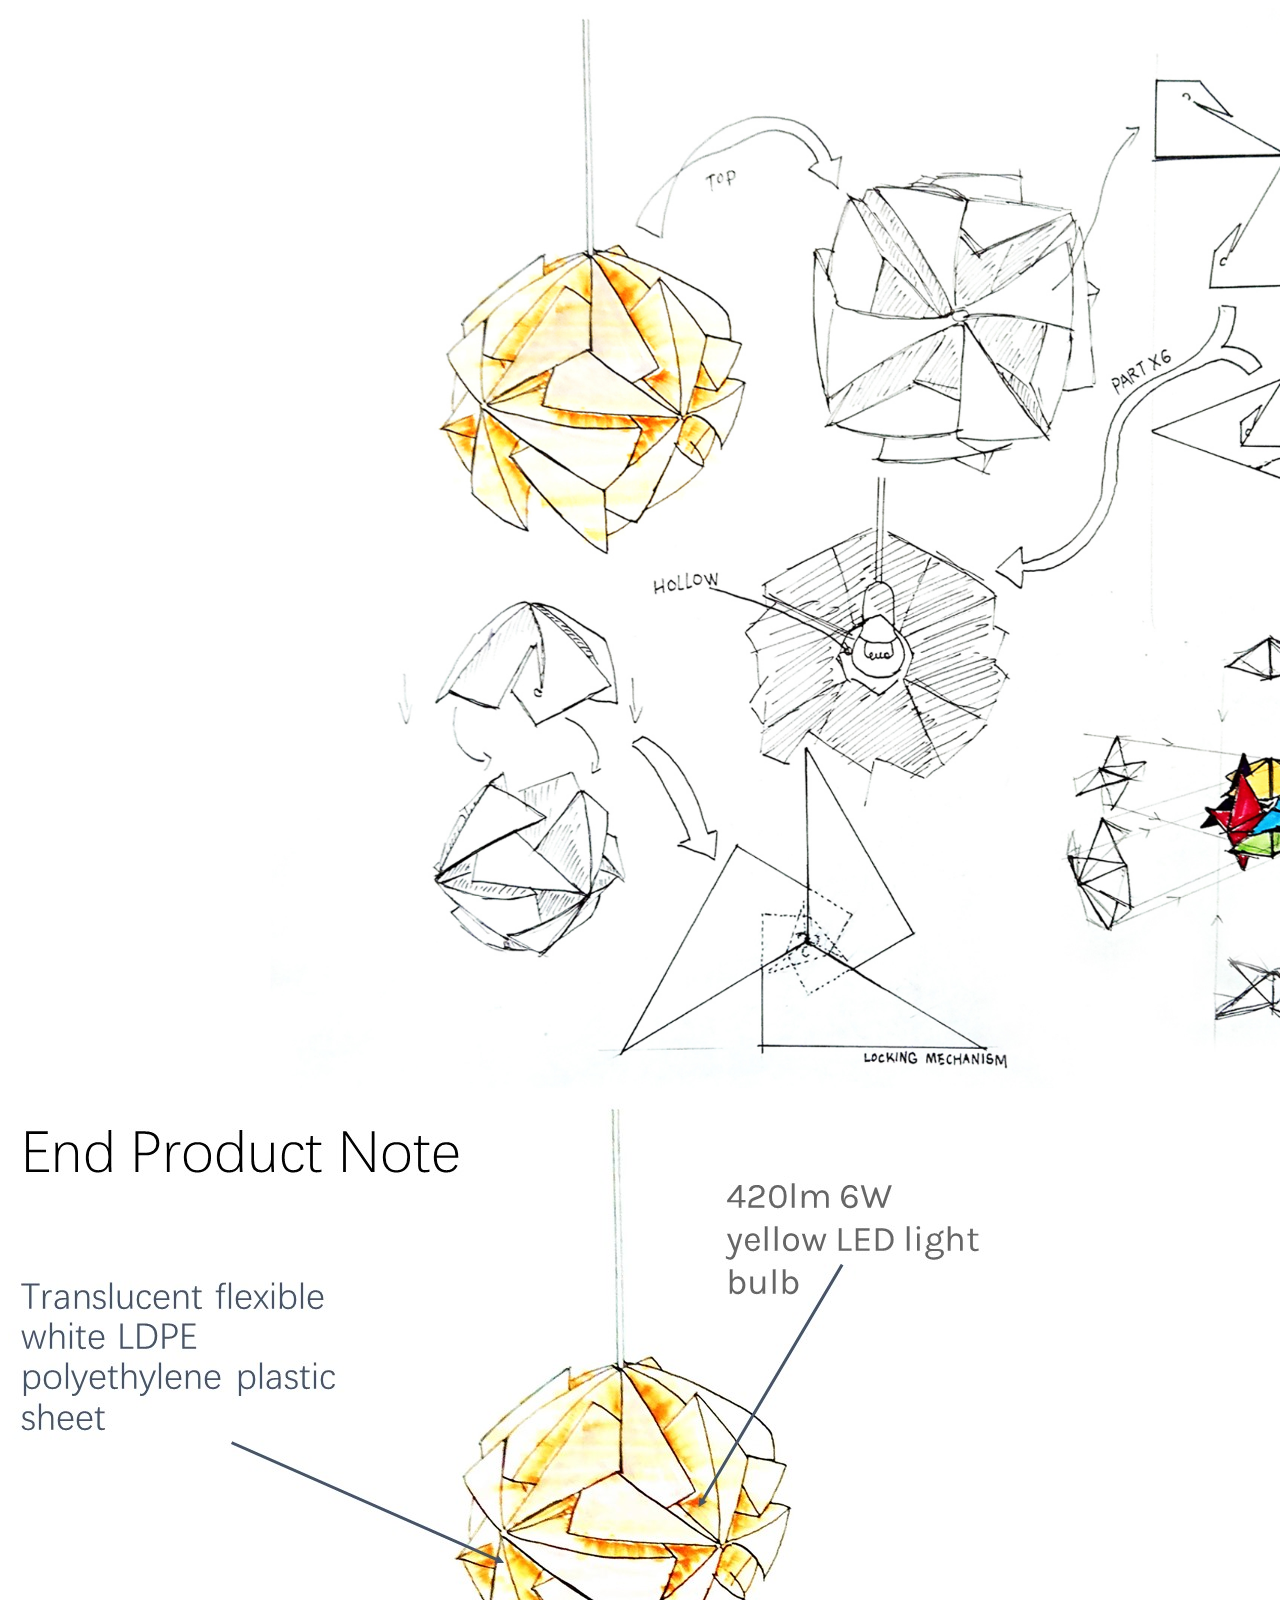
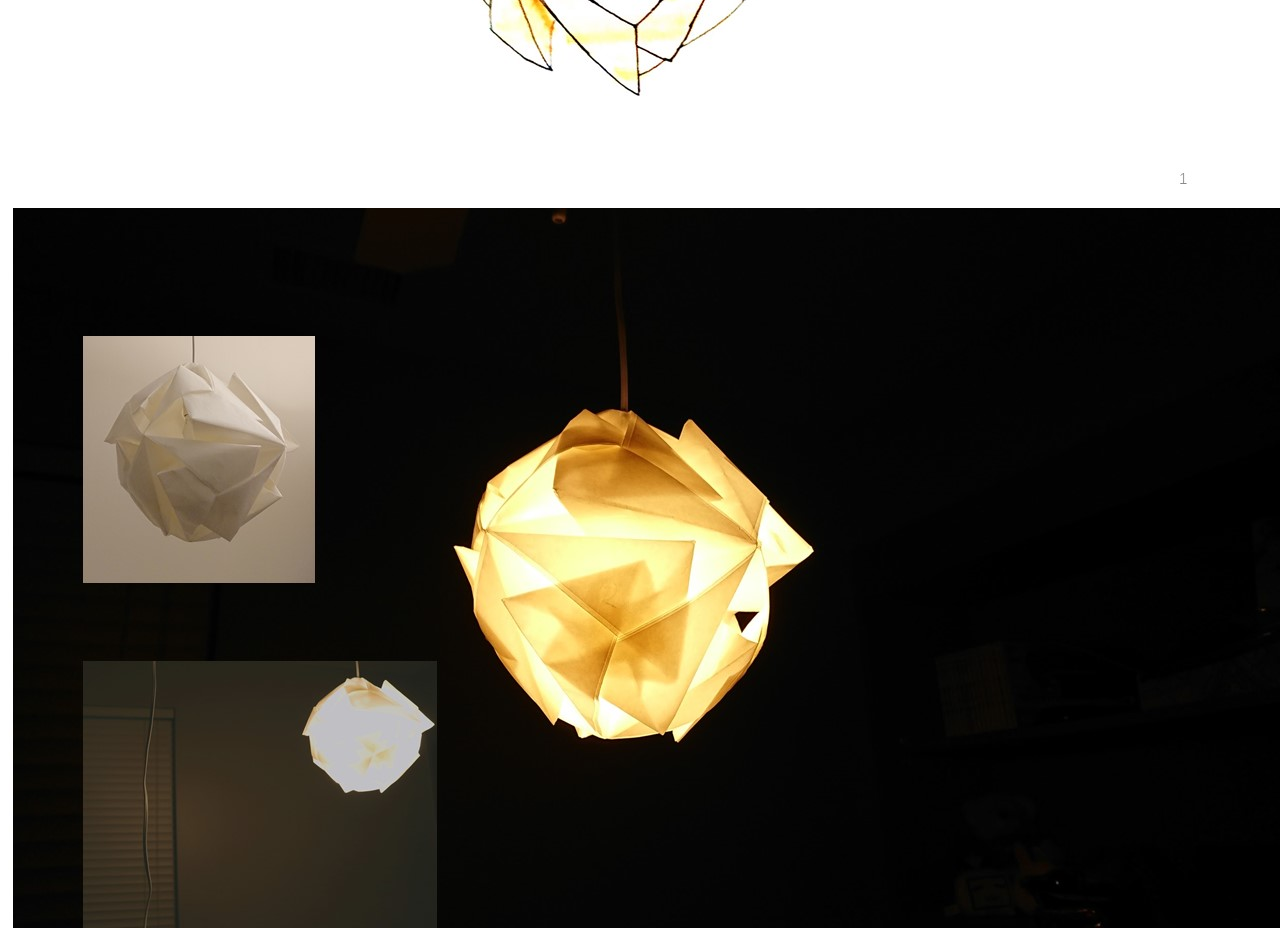
<file: Project_2.html>
<html>
    <body>
        <img src="Portfolio Image\13.jpg" width="1920" height="1080"alt="" />
    </body>

    <body>
        <img src="Portfolio Image\14.jpg" alt="" />
    </body>

    <body>
        <img src="Portfolio Image\15.jpg" alt="" />
    </body>
</html>
</file>
